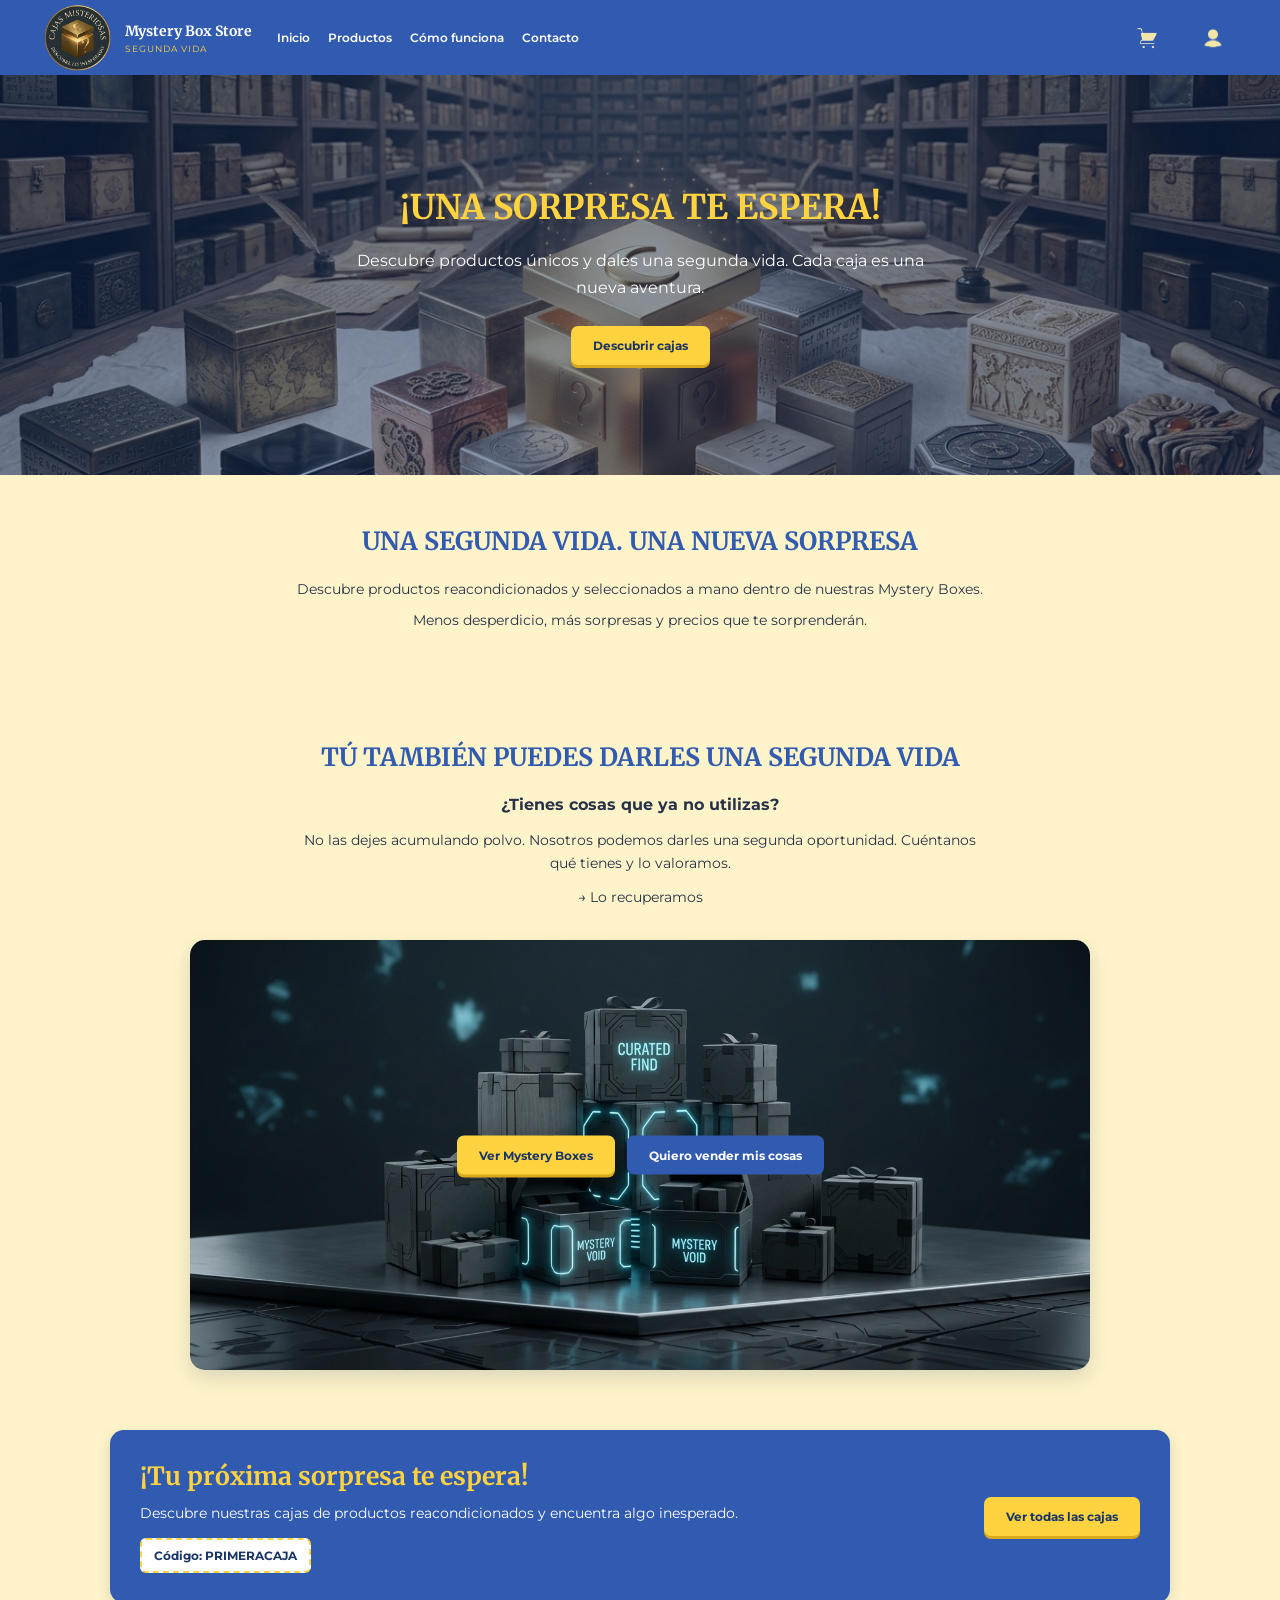
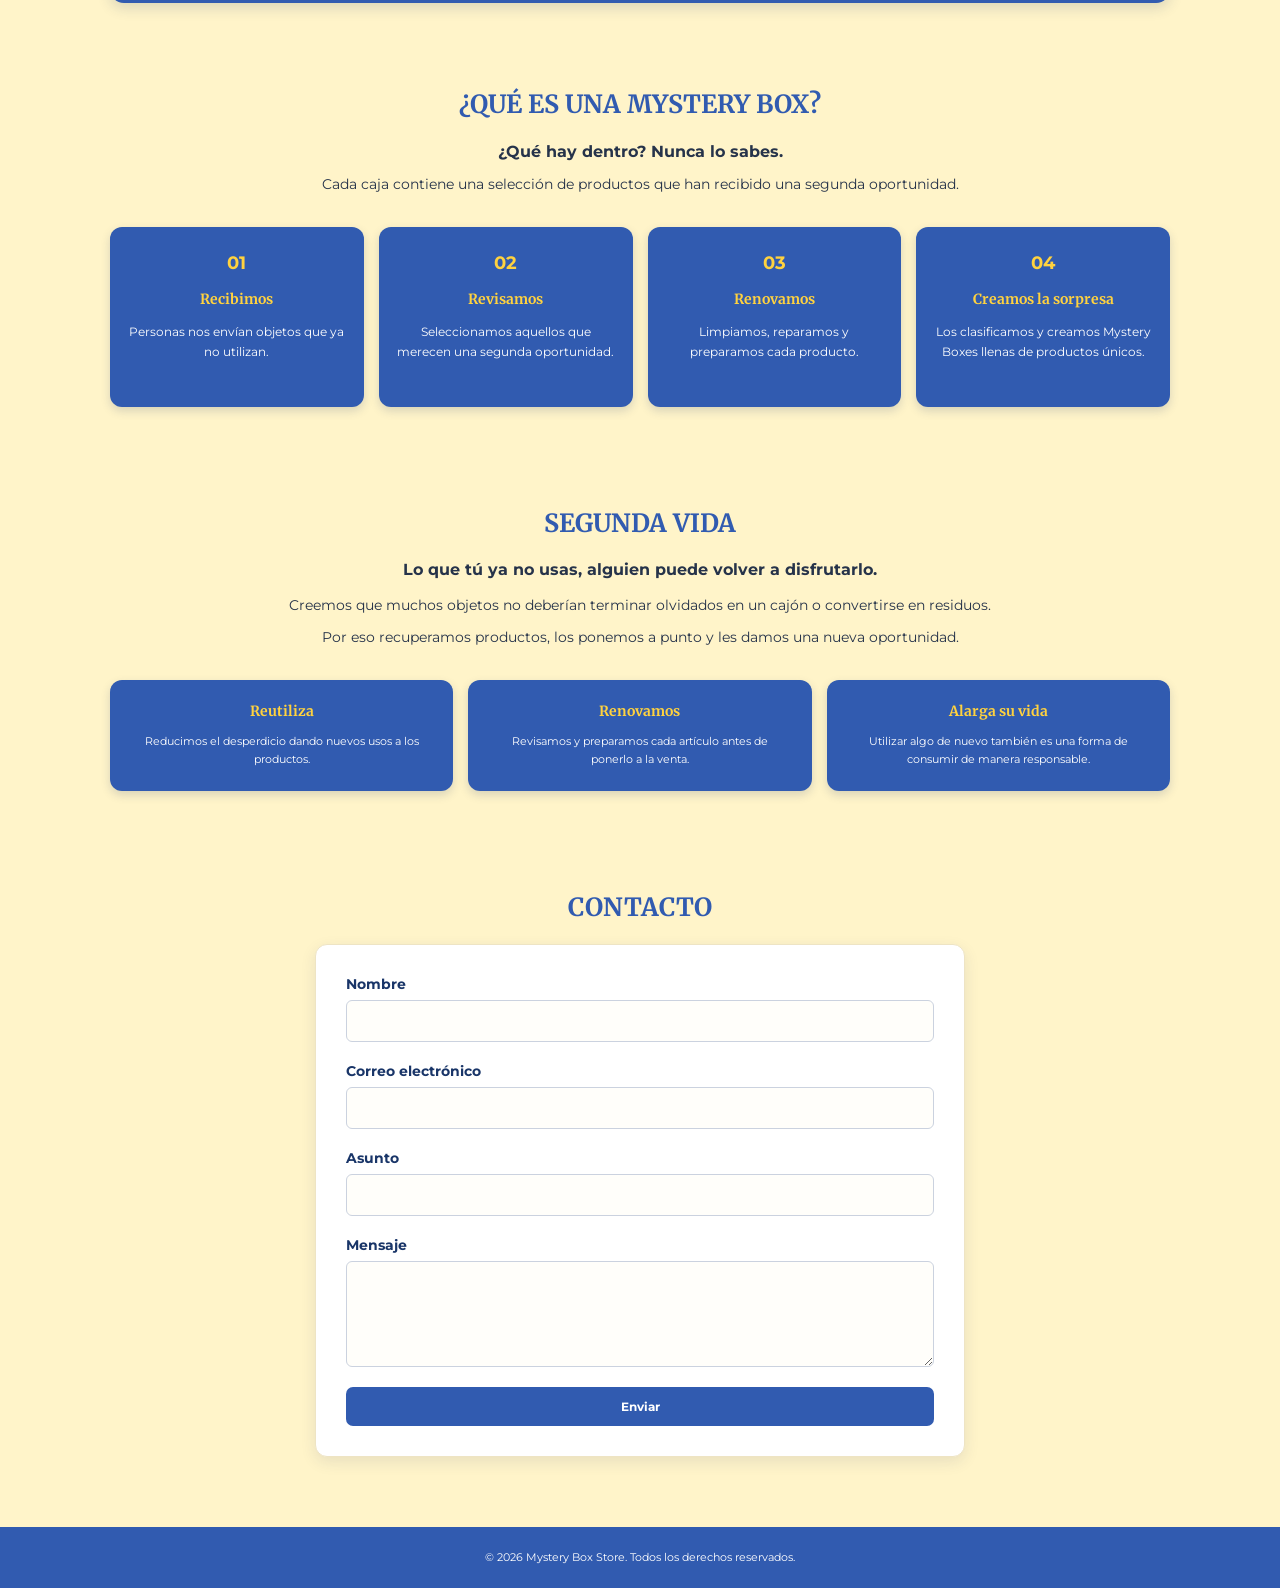
<file: index.html>
<!DOCTYPE html>
<html lang="es">

<head>
    <meta charset="UTF-8">
    <meta name="viewport" content="width=device-width, initial-scale=1.0">
    <title>Mystery Boxes - Inicio</title>
    <link rel="stylesheet" href="css/estilos.css">
</head>

<body>

    <header class="cabecera">
        <nav class="navegacion">

            <a href="index.html" class="marca">
                <img src="img/logo.png" alt="Logo Mystery Box Store">
                <span>
                    <strong>Mystery Box Store</strong>
                    <small>SEGUNDA VIDA</small>
                </span>
            </a>

            <div class="enlaces">
                <a href="index.html">Inicio</a>
                <a href="productos.html">Productos</a>
                <a href="#como-funciona">Cómo funciona</a>
                <a href="#contacto">Contacto</a>
            </div>

            <div class="iconos">
                <a href="productos.html" aria-label="Ver productos">
                    <img src="img/carrito.png" alt="Carrito">
                </a>

                <a href="#" aria-label="Usuario">
                    <img src="img/usuario.png" alt="Usuario">
                </a>
            </div>

        </nav>
    </header>

    <main>

        <!-- BANNER PRINCIPAL -->
        <section class="hero-inicio">

            <img src="img/banner-inicio.jpg" alt="Descubre las Mystery Boxes">

            <div class="contenido-hero">
                <h1>¡UNA SORPRESA TE ESPERA!</h1>

                <p>
                    Descubre productos únicos y dales una segunda vida.
                    Cada caja es una nueva aventura.
                </p>

                <a href="productos.html" class="boton amarillo">
                    Descubrir cajas
                </a>
            </div>

        </section>

        <section class="presentacion">

            <h2>UNA SEGUNDA VIDA. UNA NUEVA SORPRESA</h2>

            <p>
                Descubre productos reacondicionados y seleccionados a mano
                dentro de nuestras Mystery Boxes.
            </p>

            <p>
                Menos desperdicio, más sorpresas y precios que te sorprenderán.
            </p>

        </section>

        <section class="segunda-vida">

            <h2>TÚ TAMBIÉN PUEDES DARLES UNA SEGUNDA VIDA</h2>

            <h3>¿Tienes cosas que ya no utilizas?</h3>

            <p>
                No las dejes acumulando polvo. Nosotros podemos darles una segunda
                oportunidad. Cuéntanos qué tienes y lo valoramos.
            </p>

            <p>→ Lo recuperamos</p>

            <div class="imagen-principal">

                <img src="img/hero.jpg" alt="Mystery Boxes">

                <div class="botones-imagen">
                    <a href="productos.html" class="boton amarillo">
                        Ver Mystery Boxes
                    </a>

                    <a href="#contacto" class="boton azul">
                        Quiero vender mis cosas
                    </a>
                </div>

            </div>

        </section>

        <section class="promocion">

            <div>
                <h2>¡Tu próxima sorpresa te espera!</h2>

                <p>
                    Descubre nuestras cajas de productos reacondicionados
                    y encuentra algo inesperado.
                </p>

                <span class="codigo-descuento">
                    Código: PRIMERACAJA
                </span>
            </div>

            <a href="productos.html" class="boton amarillo">
                Ver todas las cajas
            </a>

        </section>

        <section class="que-es" id="como-funciona">

            <h2>¿QUÉ ES UNA MYSTERY BOX?</h2>

            <h3>¿Qué hay dentro? Nunca lo sabes.</h3>

            <p>
                Cada caja contiene una selección de productos que han recibido
                una segunda oportunidad.
            </p>

            <div class="pasos">

                <article class="paso">
                    <span class="numero">01</span>
                    <h3>Recibimos</h3>
                    <p>
                        Personas nos envían objetos que ya no utilizan.
                    </p>
                </article>

                <article class="paso">
                    <span class="numero">02</span>
                    <h3>Revisamos</h3>
                    <p>
                        Seleccionamos aquellos que merecen una segunda oportunidad.
                    </p>
                </article>

                <article class="paso">
                    <span class="numero">03</span>
                    <h3>Renovamos</h3>
                    <p>
                        Limpiamos, reparamos y preparamos cada producto.
                    </p>
                </article>

                <article class="paso">
                    <span class="numero">04</span>
                    <h3>Creamos la sorpresa</h3>
                    <p>
                        Los clasificamos y creamos Mystery Boxes llenas de
                        productos únicos.
                    </p>
                </article>

            </div>

        </section>

        <section class="vida">

            <h2>SEGUNDA VIDA</h2>

            <h3>
                Lo que tú ya no usas, alguien puede volver a disfrutarlo.
            </h3>

            <p>
                Creemos que muchos objetos no deberían terminar olvidados
                en un cajón o convertirse en residuos.
            </p>

            <p>
                Por eso recuperamos productos, los ponemos a punto y les damos
                una nueva oportunidad.
            </p>

            <div class="beneficios">

                <article>
                    <h3>Reutiliza</h3>
                    <p>
                        Reducimos el desperdicio dando nuevos usos a los productos.
                    </p>
                </article>

                <article>
                    <h3>Renovamos</h3>
                    <p>
                        Revisamos y preparamos cada artículo antes de ponerlo a la venta.
                    </p>
                </article>

                <article>
                    <h3>Alarga su vida</h3>
                    <p>
                        Utilizar algo de nuevo también es una forma de consumir
                        de manera responsable.
                    </p>
                </article>

            </div>

        </section>

        <section id="contacto" class="contacto">

            <h2>CONTACTO</h2>

            <form class="formulario">

                <div class="campo">
                    <label for="nombre">Nombre</label>
                    <input type="text" id="nombre" name="nombre" required>
                </div>

                <div class="campo">
                    <label for="email">Correo electrónico</label>
                    <input type="email" id="email" name="email" required>
                </div>

                <div class="campo">
                    <label for="asunto">Asunto</label>
                    <input type="text" id="asunto" name="asunto">
                </div>

                <div class="campo">
                    <label for="mensaje">Mensaje</label>
                    <textarea id="mensaje" name="mensaje" rows="5"></textarea>
                </div>

                <button type="submit" class="boton azul">
                    Enviar
                </button>

            </form>

        </section>

    </main>

    <footer class="pie">
        <p>© 2026 Mystery Box Store. Todos los derechos reservados.</p>
    </footer>

</body>

</html>
</file>
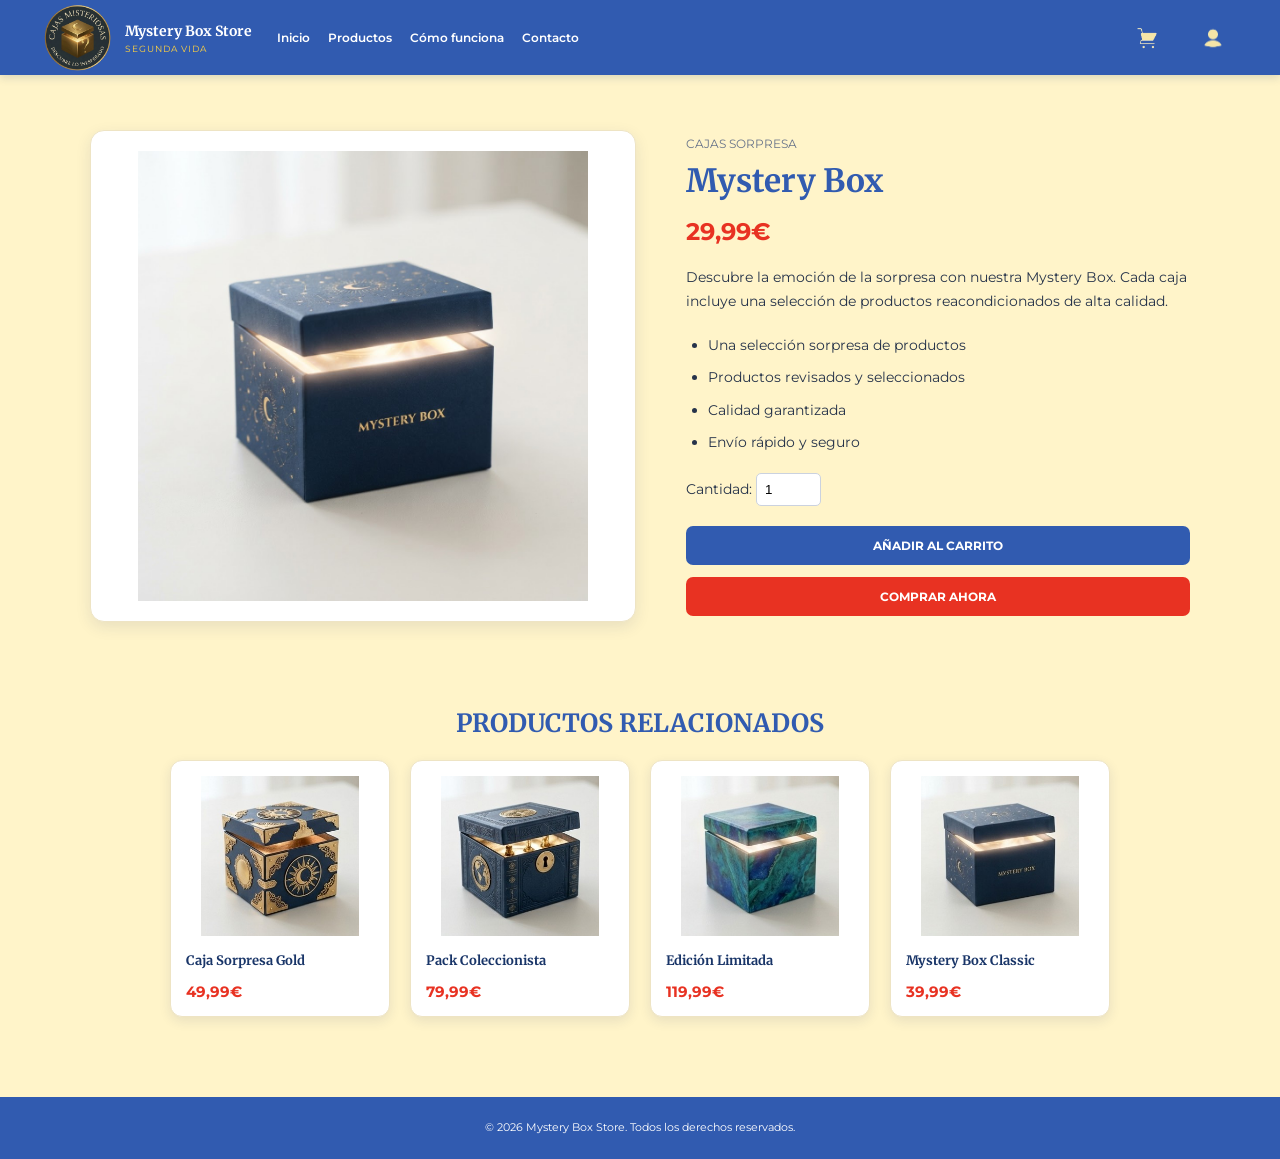
<file: detalle.html>
<!DOCTYPE html>
<html lang="es">

<head>
    <meta charset="UTF-8">
    <meta name="viewport" content="width=device-width, initial-scale=1.0">
    <title>Mystery Boxes - Detalle</title>
    <link rel="stylesheet" href="css/estilos.css">
</head>

<body>

    <header class="cabecera">
        <nav class="navegacion">
            <a href="index.html" class="marca">
                <img src="img/logo.png" alt="Logo Mystery Box Store">
                <span>
                    <strong>Mystery Box Store</strong>
                    <small>SEGUNDA VIDA</small>
                </span>
            </a>

            <div class="enlaces">
                <a href="index.html">Inicio</a>
                <a href="productos.html">Productos</a>
                <a href="index.html#como-funciona">Cómo funciona</a>
                <a href="index.html#contacto">Contacto</a>
            </div>

            <div class="iconos">
                <a href="productos.html">
                    <img src="img/carrito.png" alt="Ver productos">
                </a>
                <a href="#" aria-label="Usuario">
                    <img src="img/usuario.png" alt="Usuario">
                </a>
            </div>
        </nav>
    </header>

    <main>

        <section class="detalle">

            <div class="producto-imagen">

                <img
                    src="img/mystery-box.jpg"
                    alt="Mystery Box"
                >

            </div>


            <div class="producto-info">

                <span class="categoria-producto">
                    CAJAS SORPRESA
                </span>

                <h1>Mystery Box</h1>

                <strong class="precio">
                    29,99€
                </strong>

                <p>
                    Descubre la emoción de la sorpresa con nuestra Mystery Box.
                    Cada caja incluye una selección de productos reacondicionados
                    de alta calidad.
                </p>

                <ul>
                    <li>Una selección sorpresa de productos</li>
                    <li>Productos revisados y seleccionados</li>
                    <li>Calidad garantizada</li>
                    <li>Envío rápido y seguro</li>
                </ul>


                <div class="cantidad">

                    <label for="cantidad">
                        Cantidad:
                    </label>

                    <input
                        type="number"
                        id="cantidad"
                        name="cantidad"
                        value="1"
                        min="1"
                    >

                </div>


                <div class="acciones">

                    <button class="boton azul">
                        AÑADIR AL CARRITO
                    </button>

                    <button class="boton rojo">
                        COMPRAR AHORA
                    </button>

                </div>

            </div>

        </section>


        <!-- PRODUCTOS RELACIONADOS -->

        <section class="relacionados">

            <h2>PRODUCTOS RELACIONADOS</h2>

            <div class="lista-relacionados">

                <article class="producto">

                    <img src="img/mystery-box-gold.jpg" alt="Caja Sorpresa Gold">

                    <h3>Caja Sorpresa Gold</h3>

                    <strong>49,99€</strong>

                </article>


                <article class="producto">

                    <img src="img/mystery-box-coleccionista.jpg" alt="Pack Coleccionista">

                    <h3>Pack Coleccionista</h3>

                    <strong>79,99€</strong>

                </article>


                <article class="producto">

                    <img src="img/mystery-box-limitada.jpg" alt="Edición Limitada">

                    <h3>Edición Limitada</h3>

                    <strong>119,99€</strong>

                </article>


                <article class="producto">

                    <img src="img/mystery-box-classic.jpg" alt="Mystery Box Classic">

                    <h3>Mystery Box Classic</h3>

                    <strong>39,99€</strong>

                </article>

            </div>

        </section>

    </main>


    <footer class="pie">
        <p>© 2026 Mystery Box Store. Todos los derechos reservados.</p>
    </footer>

</body>

</html>
</file>
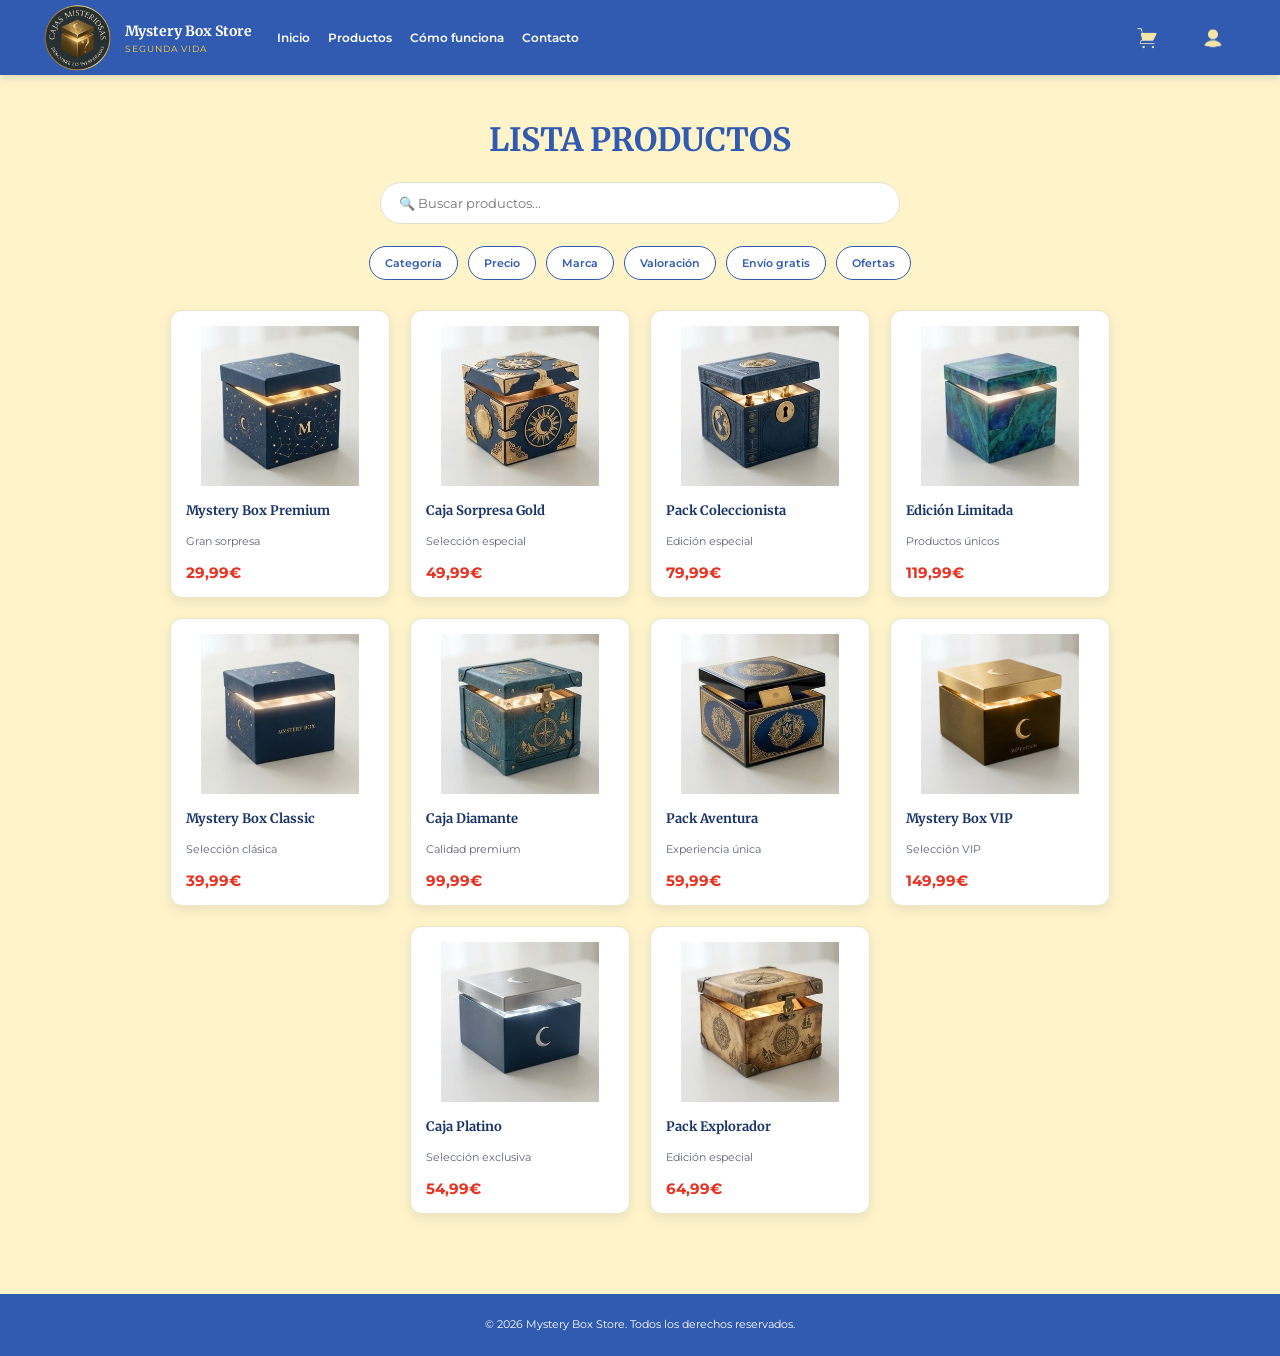
<file: productos.html>
<!DOCTYPE html>
<html lang="es">

<head>
    <meta charset="UTF-8">
    <meta name="viewport" content="width=device-width, initial-scale=1.0">
    <title>Mystery Boxes - Productos</title>
    <link rel="stylesheet" href="css/estilos.css">
</head>

<body>

    <header class="cabecera">
        <nav class="navegacion">
            <a href="index.html" class="marca">
                <img src="img/logo.png" alt="Logo Mystery Box Store">
                <span>
                    <strong>Mystery Box Store</strong>
                    <small>SEGUNDA VIDA</small>
                </span>
            </a>

            <div class="enlaces">
                <a href="index.html">Inicio</a>
                <a href="productos.html">Productos</a>
                <a href="index.html#como-funciona">Cómo funciona</a>
                <a href="index.html#contacto">Contacto</a>
            </div>

            <div class="iconos">
                <a href="productos.html">
                    <img src="img/carrito.png" alt="Ver productos">
                </a>
                <a href="#" aria-label="Usuario">
                    <img src="img/usuario.png" alt="Usuario">
                </a>
            </div>
        </nav>
    </header>

    <main>

        <section class="productos">

            <h1>LISTA PRODUCTOS</h1>

            <div class="buscador">

                <input
                    type="search"
                    placeholder="🔍 Buscar productos..."
                >

            </div>


            <div class="categorias">

                <button>Categoría</button>
                <button>Precio</button>
                <button>Marca</button>
                <button>Valoración</button>
                <button>Envío gratis</button>
                <button>Ofertas</button>

            </div>


            <div class="lista-productos">


                <a href="detalle.html" class="producto">

                    <img src="img/mystery-box-premium.jpg" alt="Mystery Box Premium">

                    <h3>Mystery Box Premium</h3>

                    <p>Gran sorpresa</p>

                    <strong>29,99€</strong>

                </a>


                <a href="detalle.html" class="producto">

                    <img src="img/mystery-box-gold.jpg" alt="Caja Sorpresa Gold">

                    <h3>Caja Sorpresa Gold</h3>

                    <p>Selección especial</p>

                    <strong>49,99€</strong>

                </a>


                <a href="detalle.html" class="producto">

                    <img src="img/mystery-box-coleccionista.jpg" alt="Pack Coleccionista">

                    <h3>Pack Coleccionista</h3>

                    <p>Edición especial</p>

                    <strong>79,99€</strong>

                </a>


                <a href="detalle.html" class="producto">

                    <img src="img/mystery-box-limitada.jpg" alt="Edición Limitada">

                    <h3>Edición Limitada</h3>

                    <p>Productos únicos</p>

                    <strong>119,99€</strong>

                </a>


                <a href="detalle.html" class="producto">

                    <img src="img/mystery-box-classic.jpg" alt="Mystery Box Classic">

                    <h3>Mystery Box Classic</h3>

                    <p>Selección clásica</p>

                    <strong>39,99€</strong>

                </a>


                <a href="detalle.html" class="producto">

                    <img src="img/mystery-box-diamante.jpg" alt="Caja Diamante">

                    <h3>Caja Diamante</h3>

                    <p>Calidad premium</p>

                    <strong>99,99€</strong>

                </a>


                <a href="detalle.html" class="producto">

                    <img src="img/mystery-box-aventura.jpg" alt="Pack Aventura">

                    <h3>Pack Aventura</h3>

                    <p>Experiencia única</p>

                    <strong>59,99€</strong>

                </a>


                <a href="detalle.html" class="producto">

                    <img src="img/mystery-box-vip.jpg" alt="Mystery Box VIP">

                    <h3>Mystery Box VIP</h3>

                    <p>Selección VIP</p>

                    <strong>149,99€</strong>

                </a>


                <a href="detalle.html" class="producto">

                    <img src="img/mystery-box-platino.jpg" alt="Caja Platino">

                    <h3>Caja Platino</h3>

                    <p>Selección exclusiva</p>

                    <strong>54,99€</strong>

                </a>


                <a href="detalle.html" class="producto">

                    <img src="img/mystery-box-explorador.jpg" alt="Pack Explorador">

                    <h3>Pack Explorador</h3>

                    <p>Edición especial</p>

                    <strong>64,99€</strong>

                </a>

            </div>

        </section>

    </main>


    <footer class="pie">
        <p>© 2026 Mystery Box Store. Todos los derechos reservados.</p>
    </footer>

</body>

</html>
</file>
<file: css/estilos.css>
@import url('https://fonts.googleapis.com/css2?family=Merriweather:wght@400;700&family=Montserrat:wght@400;500;600;700&display=swap');

/* ------------------------------
   ESTILOS GENERALES
------------------------------ */

:root {
    --azul: #315bb0;
    --azul-oscuro: #193568;
    --amarillo: #ffd23f;
    --crema: #fff4c9;
    --blanco: #ffffff;
    --texto: #26334a;
    --rojo: #e83222;
}

* {
    box-sizing: border-box;
    margin: 0;
    padding: 0;
}

html {
    scroll-behavior: smooth;
    scroll-padding-top: 20px;
}

body {
    background-color: var(--crema);
    color: var(--texto);
    font-family: 'Montserrat', sans-serif;
    font-size: 14px;
}

h1,
h2 {
    color: var(--azul);
    font-family: 'Merriweather', serif;
    line-height: 1.3;
}

h1 {
    font-size: 32px;
    margin-bottom: 20px;
}

h2 {
    font-size: 25px;
    margin-bottom: 20px;
}

h3 {
    margin-bottom: 12px;
}

p {
    line-height: 1.7;
}

a {
    color: inherit;
    text-decoration: none;
}

img {
    max-width: 100%;
}

/* ------------------------------
   CABECERA
------------------------------ */

.cabecera {
    background-color: var(--azul);
    color: var(--blanco);
    min-height: 70px;
    box-shadow: 0 3px 8px rgba(25, 53, 104, 0.15);
}

.navegacion {
    width: 95%;
    max-width: 1200px;
    min-height: 70px;
    margin: auto;
    display: flex;
    align-items: center;
    gap: 25px;
}

/* Marca y nombre de la tienda */

.marca {
    display: flex;
    align-items: center;
    gap: 10px;
    color: var(--blanco);
    flex-shrink: 0;
}

.marca img {
    width: 75px;
    height: 75px;
    object-fit: contain;
}

.marca span {
    display: flex;
    flex-direction: column;
    gap: 3px;
}

.marca strong {
    font-family: 'Merriweather', serif;
    font-size: 14px;
}

.marca small {
    color: var(--amarillo);
    font-size: 9px;
    letter-spacing: 1px;
}

/* Enlaces del menú */

.enlaces {
    display: flex;
    align-items: center;
    flex-wrap: wrap;
    gap: 18px;
}

.enlaces a {
    color: var(--blanco);
    font-size: 12px;
    font-weight: 600;
    transition: color 0.2s;
}

.enlaces a:hover {
    color: var(--amarillo);
}

/* Iconos de la derecha */

.iconos {
    display: flex;
    align-items: center;
    gap: 18px;
    margin-left: auto;
}

.iconos a {
    display: flex;
    align-items: center;
    justify-content: center;
}

.iconos img {
    width: 50px;
    height: 50px;
    object-fit: contain;
}

/* ------------------------------
   BOTONES
------------------------------ */

.boton {
    display: inline-block;
    border: none;
    border-radius: 7px;
    padding: 12px 22px;
    font-family: 'Montserrat', sans-serif;
    font-size: 12px;
    font-weight: 700;
    text-align: center;
    cursor: pointer;
    transition: transform 0.2s, box-shadow 0.2s;
}

.amarillo {
    background-color: var(--amarillo);
    color: var(--azul-oscuro);
    box-shadow: 0 3px 0 #d9a91b;
}

.azul {
    background-color: var(--azul);
    color: var(--blanco);
}

.rojo {
    background-color: var(--rojo);
    color: var(--blanco);
}

.boton:hover {
    transform: translateY(-2px);
    box-shadow: 0 5px 10px rgba(25, 53, 104, 0.15);
}


/* BANNER PRINCIPAL */

.hero-inicio {
    position: relative;
    width: 100%;
    height: 400px;
    overflow: hidden;
    background-color: var(--azul);
}

.hero-inicio > img {
    width: 100%;
    height: 100%;
    display: block;
    object-fit: cover;
}

.contenido-hero {
    position: absolute;
    top: 0;
    left: 0;
    width: 100%;
    height: 100%;
    padding: 30px;
    display: flex;
    flex-direction: column;
    align-items: center;
    justify-content: center;
    text-align: center;
    background-color: rgba(21, 48, 100, 0.48);
    color: white;
}

.contenido-hero h1 {
    color: var(--amarillo);
    font-size: 34px;
    margin-bottom: 18px;
}

.contenido-hero p {
    max-width: 600px;
    margin-bottom: 25px;
    font-size: 16px;
    line-height: 1.7;
}

/* BANNER EN MÓVILES */

@media (max-width: 700px) {
    .hero-inicio {
        height: 300px;
    }

    .contenido-hero {
        padding: 20px;
    }

    .contenido-hero h1 {
        font-size: 25px;
    }

    .contenido-hero p {
        font-size: 13px;
    }
}


/* ------------------------------
   INICIO
------------------------------ */

.presentacion,
.segunda-vida,
.que-es,
.vida,
.contacto {
    width: 90%;
    max-width: 1100px;
    margin: auto;
    padding: 50px 20px;
    text-align: center;
}

.presentacion p {
    max-width: 700px;
    margin: 8px auto;
}

.segunda-vida h3 {
    margin-bottom: 15px;
}

.segunda-vida > p {
    max-width: 700px;
    margin: 10px auto;
}

/* Imagen principal */

.imagen-principal {
    position: relative;
    max-width: 900px;
    margin: 30px auto 0;
    overflow: hidden;
    border-radius: 15px;
    box-shadow: 0 8px 20px rgba(25, 53, 104, 0.16);
}

.imagen-principal > img {
    display: block;
    width: 100%;
    min-height: 260px;
    max-height: 430px;
    object-fit: cover;
}

.botones-imagen {
    position: absolute;
    left: 50%;
    top: 50%;
    transform: translate(-50%, -50%);
    display: flex;
    flex-wrap: wrap;
    justify-content: center;
    gap: 12px;
    width: 90%;
}

/* ------------------------------
   BANNER PROMOCIONAL
------------------------------ */

.promocion {
    width: 90%;
    max-width: 1060px;
    margin: 10px auto 35px;
    padding: 30px;
    display: flex;
    align-items: center;
    justify-content: space-between;
    gap: 25px;
    background-color: var(--azul);
    color: var(--blanco);
    border-radius: 14px;
    box-shadow: 0 5px 14px rgba(25, 53, 104, 0.16);
}

.promocion h2 {
    color: var(--amarillo);
    margin-bottom: 10px;
}

.promocion p {
    max-width: 650px;
}

.codigo-descuento {
    display: inline-block;
    margin-top: 12px;
    padding: 8px 12px;
    background-color: var(--blanco);
    color: var(--azul-oscuro);
    border: 2px dashed var(--amarillo);
    border-radius: 6px;
    font-weight: 700;
    font-size: 12px;
}

/* ------------------------------
   PASOS: CÓMO FUNCIONA
------------------------------ */

.pasos {
    display: flex;
    justify-content: center;
    align-items: stretch;
    gap: 15px;
    margin-top: 30px;
}

.paso {
    flex: 1;
    min-width: 0;
    min-height: 180px;
    padding: 25px 18px;
    background-color: var(--azul);
    color: white;
    border: none;
    border-radius: 12px;
    box-shadow: 0 4px 10px rgba(25, 53, 104, 0.17);
    transition: transform 0.2s;
}

.paso:hover {
    transform: translateY(-4px);
}

.numero {
    display: block;
    margin-bottom: 15px;
    color: var(--amarillo);
    font-size: 18px;
    font-weight: 700;
}

.paso h3 {
    color: var(--amarillo);
    font-family: 'Merriweather', serif;
    font-size: 14px;
    line-height: 1.5;
}

.paso p {
    color: white;
    font-size: 12px;
    line-height: 1.7;
}

/* ------------------------------
   SEGUNDA VIDA Y BENEFICIOS
------------------------------ */

.vida > h3 {
    margin-bottom: 15px;
}

.vida > p {
    max-width: 750px;
    margin: 8px auto;
}

.beneficios {
    display: flex;
    justify-content: center;
    align-items: stretch;
    gap: 15px;
    margin-top: 30px;
}

.beneficios article {
    flex: 1;
    min-width: 0;
    padding: 22px;
    background-color: var(--azul);
    color: var(--blanco);
    border: none;
    border-radius: 12px;
    box-shadow: 0 4px 10px rgba(25, 53, 104, 0.17);
    transition: transform 0.2s;
}

.beneficios article:hover {
    transform: translateY(-4px);
}

.beneficios h3 {
    color: var(--amarillo);
    font-family: 'Merriweather', serif;
    font-size: 14px;
}

.beneficios p {
    color: var(--blanco);
    font-size: 11px;
    line-height: 1.7;
}

.icono-beneficio {
    display: block;
    width: 50px;
    height: 50px;
    object-fit: contain;
    margin: 15px auto;
}

/* ------------------------------
   CONTACTO Y FORMULARIO
------------------------------ */

.contacto {
    scroll-margin-top: 20px;
}

.formulario {
    max-width: 650px;
    margin: auto;
    padding: 30px;
    background-color: var(--blanco);
    border: 1px solid #eee4c4;
    border-radius: 12px;
    box-shadow: 0 5px 15px rgba(25, 53, 104, 0.10);
}

.campo {
    display: flex;
    flex-direction: column;
    margin-bottom: 20px;
    text-align: left;
}

.campo label {
    margin-bottom: 7px;
    color: var(--azul-oscuro);
    font-weight: 700;
}

.campo input,
.campo textarea {
    width: 100%;
    padding: 12px;
    border: 1px solid #cbd2df;
    border-radius: 6px;
    background-color: #fffefa;
    color: var(--texto);
    font-family: 'Montserrat', sans-serif;
    font-size: 13px;
}

.campo input:focus,
.campo textarea:focus {
    outline: 2px solid var(--azul);
    outline-offset: 1px;
}

.campo textarea {
    resize: vertical;
}

.formulario .boton {
    width: 100%;
}

/* ------------------------------
   PÁGINA DE PRODUCTOS
------------------------------ */

.productos {
    width: 90%;
    max-width: 1100px;
    margin: auto;
    padding: 45px 0 60px;
    text-align: center;
}

.buscador {
    margin-bottom: 22px;
}

.buscador input {
    width: 70%;
    max-width: 520px;
    padding: 12px 18px;
    border: 1px solid #e5dfcd;
    border-radius: 25px;
    background-color: var(--blanco);
    font-family: 'Montserrat', sans-serif;
    font-size: 13px;
}

.categorias {
    display: flex;
    justify-content: center;
    flex-wrap: wrap;
    gap: 10px;
    margin-bottom: 30px;
}

.categorias button {
    padding: 9px 15px;
    border: 1px solid var(--azul);
    border-radius: 20px;
    background-color: var(--blanco);
    color: var(--azul);
    font-family: 'Montserrat', sans-serif;
    font-size: 11px;
    font-weight: 600;
    cursor: pointer;
    transition: background-color 0.2s, color 0.2s;
}

.categorias button:hover {
    background-color: var(--azul);
    color: var(--blanco);
}

/* ------------------------------
   TARJETAS DE PRODUCTOS
------------------------------ */

.lista-productos {
    display: flex;
    flex-wrap: wrap;
    justify-content: center;
    align-items: stretch;
    gap: 20px;
}

.producto {
    display: block;
    width: 220px;
    padding: 15px;
    background-color: var(--blanco);
    color: var(--texto);
    border: 1px solid #eee4c4;
    border-radius: 12px;
    text-align: left;
    box-shadow: 0 4px 12px rgba(25, 53, 104, 0.10);
    transition: transform 0.2s, box-shadow 0.2s;
}

.producto:hover {
    transform: translateY(-4px);
    box-shadow: 0 8px 18px rgba(25, 53, 104, 0.18);
}

.producto img {
    display: block;
    width: 100%;
    height: 160px;
    margin-bottom: 15px;
    object-fit: contain;
}

.producto h3 {
    color: var(--azul-oscuro);
    font-family: 'Merriweather', serif;
    font-size: 13px;
    line-height: 1.5;
}

.producto p {
    margin-bottom: 10px;
    color: #5d6573;
    font-size: 11px;
}

.producto strong {
    display: block;
    margin-top: 12px;
    color: var(--rojo);
    font-size: 15px;
}

/* ------------------------------
   DETALLE DEL PRODUCTO
------------------------------ */

.detalle {
    display: flex;
    align-items: center;
    gap: 50px;
    width: 90%;
    max-width: 1100px;
    margin: auto;
    padding: 55px 0;
}

.producto-imagen {
    flex: 1;
    min-width: 0;
    padding: 20px;
    background-color: var(--blanco);
    border: 1px solid #eee4c4;
    border-radius: 14px;
    box-shadow: 0 5px 15px rgba(25, 53, 104, 0.10);
}

.producto-imagen img {
    display: block;
    width: 100%;
    max-height: 450px;
    object-fit: contain;
}

.producto-info {
    flex: 1;
    min-width: 0;
}

.categoria-producto {
    display: block;
    margin-bottom: 10px;
    color: #68748a;
    font-size: 12px;
}

.producto-info h1 {
    margin: 5px 0 15px;
}

.precio {
    display: block;
    margin-bottom: 20px;
    color: var(--rojo);
    font-size: 24px;
    font-weight: 700;
}

.producto-info ul {
    margin: 20px 0;
    padding-left: 22px;
}

.producto-info li {
    margin-bottom: 10px;
    line-height: 1.6;
}

.cantidad {
    margin-bottom: 20px;
}

.cantidad input {
    width: 65px;
    padding: 8px;
    border: 1px solid #cbd2df;
    border-radius: 5px;
}

.acciones {
    display: flex;
    flex-direction: column;
    align-items: stretch;
    gap: 12px;
}

/* ------------------------------
   PRODUCTOS RELACIONADOS
------------------------------ */

.relacionados {
    width: 90%;
    max-width: 1100px;
    margin: auto;
    padding: 30px 0 60px;
    text-align: center;
}

.lista-relacionados {
    display: flex;
    justify-content: center;
    flex-wrap: wrap;
    gap: 20px;
}

/* ------------------------------
   PIE DE PÁGINA
------------------------------ */

.pie {
    margin-top: 20px;
    padding: 22px 15px;
    background-color: var(--azul);
    color: var(--blanco);
    text-align: center;
    font-size: 11px;
}

.pie p {
    line-height: 1.6;
}

/* ------------------------------
   DISEÑO RESPONSIVE
------------------------------ */

@media (max-width: 900px) {
    .navegacion {
        gap: 15px;
    }

    .enlaces {
        gap: 12px;
    }

    .pasos {
        flex-wrap: wrap;
    }

    .paso {
        flex: 1 1 40%;
    }

    .detalle {
        gap: 25px;
    }
}

@media (max-width: 700px) {
    .navegacion {
        flex-wrap: wrap;
        justify-content: center;
        padding: 15px 0;
    }

    .marca {
        margin-right: auto;
    }

    .enlaces {
        order: 3;
        justify-content: center;
        width: 100%;
    }

    .iconos {
        margin-left: 0;
    }

    h1 {
        font-size: 26px;
    }

    h2 {
        font-size: 22px;
    }

    .presentacion,
    .segunda-vida,
    .que-es,
    .vida,
    .contacto {
        padding: 35px 10px;
    }

    .pasos,
    .beneficios,
    .detalle,
    .promocion {
        flex-direction: column;
    }

    .paso,
    .beneficios article {
        flex: auto;
        width: 100%;
    }

    .promocion {
        align-items: flex-start;
        padding: 25px;
    }

    .detalle {
        gap: 25px;
    }

    .producto {
        width: 45%;
    }

    .botones-imagen {
        flex-direction: column;
        align-items: center;
    }
}

@media (max-width: 450px) {
    .marca strong {
        font-size: 12px;
    }

    .enlaces {
        gap: 10px;
    }

    .enlaces a {
        font-size: 11px;
    }

    .producto {
        width: 100%;
    }

    .buscador input {
        width: 100%;
    }

    .formulario {
        padding: 20px;
    }

    .botones-imagen .boton {
        padding: 10px 14px;
        font-size: 11px;
    }
}
</file>
